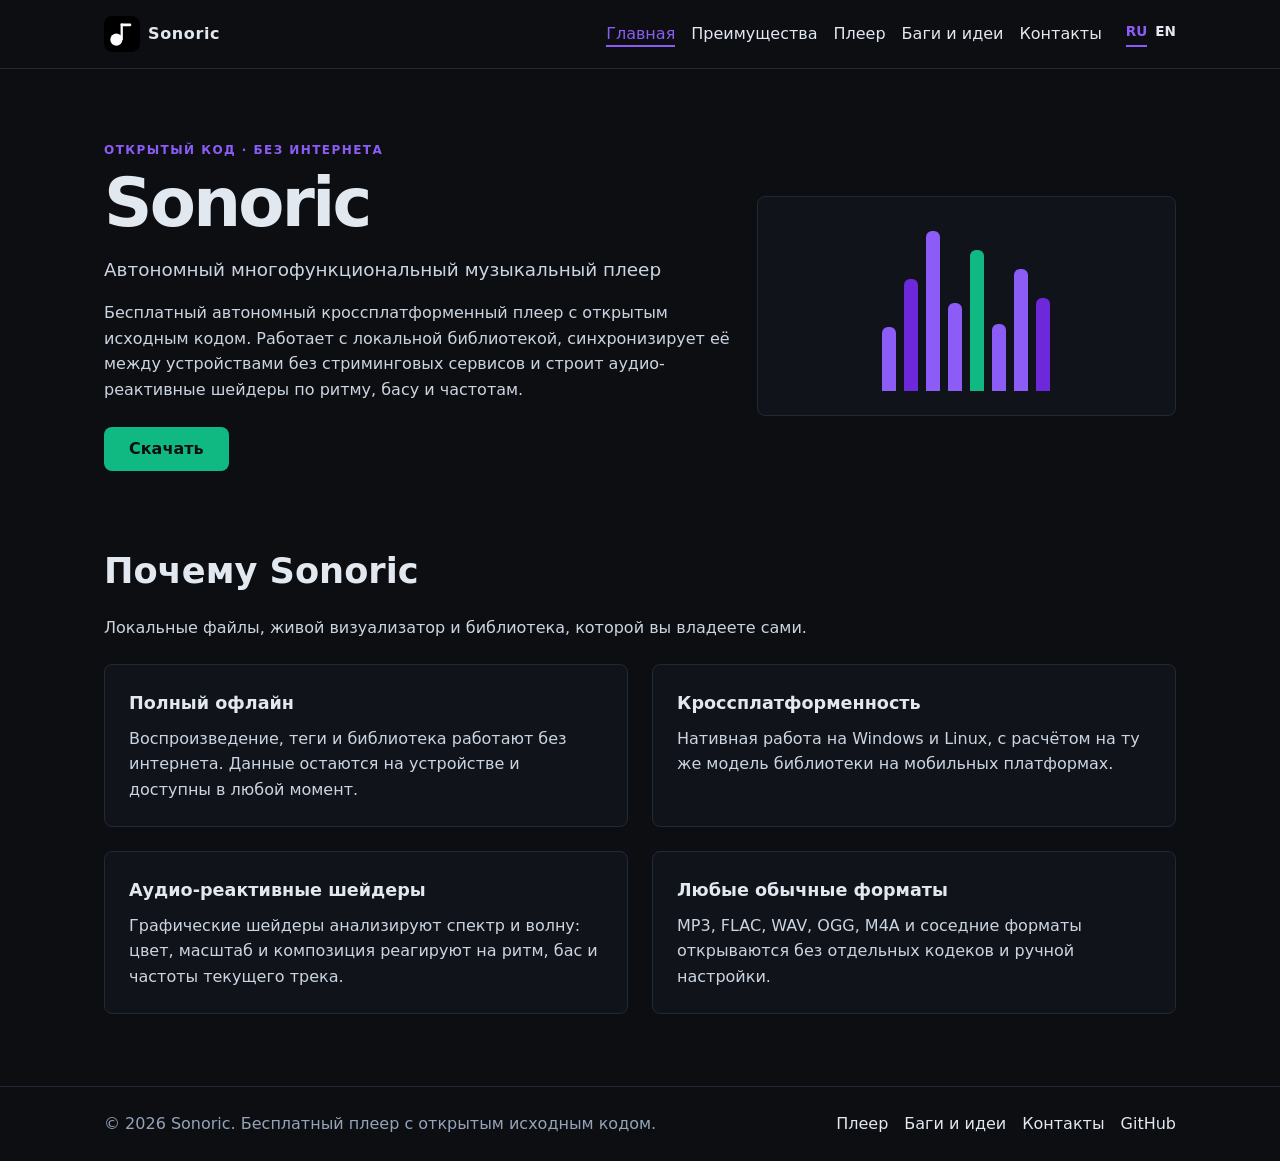
<file: index.html>
<!DOCTYPE html>
<html lang="ru">
<head>
    <meta charset="UTF-8">
    <meta name="viewport" content="width=device-width, initial-scale=1.0">
    <meta name="description" content="Sonoric — бесплатный автономный кроссплатформенный музыкальный плеер с открытым исходным кодом, офлайн-синхронизацией и аудио-реактивными шейдерами.">
    <title>Sonoric — автономный музыкальный плеер</title>
    <link rel="alternate" hreflang="ru" href="index.html">
    <link rel="alternate" hreflang="en" href="en/index.html">
    <link rel="stylesheet" href="css/style.css">
    <script src="js/main.js" defer></script>
</head>
<body>
    <a class="skip-link" href="#main">Перейти к содержимому</a>
    <header class="site-header">
        <div class="site-header__inner">
            <a class="site-logo" href="index.html">
                <svg class="site-logo__mark" viewBox="0 0 512 512" aria-hidden="true" focusable="false">
                    <rect width="512" height="512" rx="118" fill="#000000"></rect>
                    <g fill="#ffffff">
                        <circle cx="176" cy="336" r="86"></circle>
                        <rect x="236" y="108" width="32" height="232"></rect>
                        <rect x="236" y="108" width="152" height="36" rx="16"></rect>
                    </g>
                </svg>
                <span class="site-logo__name">Sonoric</span>
            </a>
            <div class="site-header__tools">
                <nav class="site-nav" aria-label="Основная навигация">
                    <ul class="site-nav__list">
                        <li class="site-nav__item">
                            <a class="site-nav__link site-nav__link--current" href="index.html" aria-current="page">Главная</a>
                        </li>
                        <li class="site-nav__item">
                            <a class="site-nav__link" href="index.html#features">Преимущества</a>
                        </li>
                        <li class="site-nav__item">
                            <a class="site-nav__link" href="product.html">Плеер</a>
                        </li>
                        <li class="site-nav__item">
                            <a class="site-nav__link" href="order.html">Баги и идеи</a>
                        </li>
                        <li class="site-nav__item">
                            <a class="site-nav__link" href="contacts.html">Контакты</a>
                        </li>
                    </ul>
                </nav>
                <nav class="lang-switch" aria-label="Язык">
                    <a class="lang-switch__link lang-switch__link--current" href="index.html" hreflang="ru" lang="ru" aria-current="true">RU</a>
                    <a class="lang-switch__link" href="en/index.html" hreflang="en" lang="en">EN</a>
                </nav>
            </div>
        </div>
    </header>
    <main id="main">
        <section class="hero" aria-labelledby="hero-title">
            <div class="hero__content">
                <p class="hero__eyebrow">Открытый код · Без интернета</p>
                <h1 class="hero__title" id="hero-title">Sonoric</h1>
                <p class="hero__tagline">Автономный многофункциональный музыкальный плеер</p>
                <p class="hero__text">Бесплатный автономный кроссплатформенный плеер с открытым исходным кодом. Работает с локальной библиотекой, синхронизирует её между устройствами без стриминговых сервисов и строит аудио-реактивные шейдеры по ритму, басу и частотам.</p>
                <div class="hero__actions">
                    <a class="button button--success" href="https://github.com/TrippySunny/Sonoric/releases/latest">Скачать</a>
                </div>
            </div>
            <div class="hero__visual" aria-hidden="true">
                <div class="eq-bars">
                    <span class="eq-bars__bar"></span>
                    <span class="eq-bars__bar"></span>
                    <span class="eq-bars__bar"></span>
                    <span class="eq-bars__bar"></span>
                    <span class="eq-bars__bar"></span>
                    <span class="eq-bars__bar"></span>
                    <span class="eq-bars__bar"></span>
                    <span class="eq-bars__bar"></span>
                </div>
            </div>
        </section>
        <section class="features" id="features" aria-labelledby="features-title">
            <div class="features__intro">
                <h2 class="features__title" id="features-title">Почему Sonoric</h2>
                <p class="features__lead">Локальные файлы, живой визуализатор и библиотека, которой вы владеете сами.</p>
            </div>
            <div class="features__grid">
                <article class="feature-card">
                    <h3 class="feature-card__title">Полный офлайн</h3>
                    <p class="feature-card__text">Воспроизведение, теги и библиотека работают без интернета. Данные остаются на устройстве и доступны в любой момент.</p>
                </article>
                <article class="feature-card">
                    <h3 class="feature-card__title">Кроссплатформенность</h3>
                    <p class="feature-card__text">Нативная работа на Windows и Linux, с расчётом на ту же модель библиотеки на мобильных платформах.</p>
                </article>
                <article class="feature-card">
                    <h3 class="feature-card__title">Аудио-реактивные шейдеры</h3>
                    <p class="feature-card__text">Графические шейдеры анализируют спектр и волну: цвет, масштаб и композиция реагируют на ритм, бас и частоты текущего трека.</p>
                </article>
                <article class="feature-card">
                    <h3 class="feature-card__title">Любые обычные форматы</h3>
                    <p class="feature-card__text">MP3, FLAC, WAV, OGG, M4A и соседние форматы открываются без отдельных кодеков и ручной настройки.</p>
                </article>
            </div>
        </section>
    </main>
    <footer class="site-footer">
        <div class="site-footer__inner">
            <p class="site-footer__copy">© 2026 Sonoric. Бесплатный плеер с открытым исходным кодом.</p>
            <ul class="site-footer__list">
                <li class="site-footer__item"><a class="site-footer__link" href="product.html">Плеер</a></li>
                <li class="site-footer__item"><a class="site-footer__link" href="order.html">Баги и идеи</a></li>
                <li class="site-footer__item"><a class="site-footer__link" href="contacts.html">Контакты</a></li>
                <li class="site-footer__item"><a class="site-footer__link" href="https://github.com/TrippySunny/Sonoric">GitHub</a></li>
            </ul>
        </div>
    </footer>
</body>
</html>
</file>
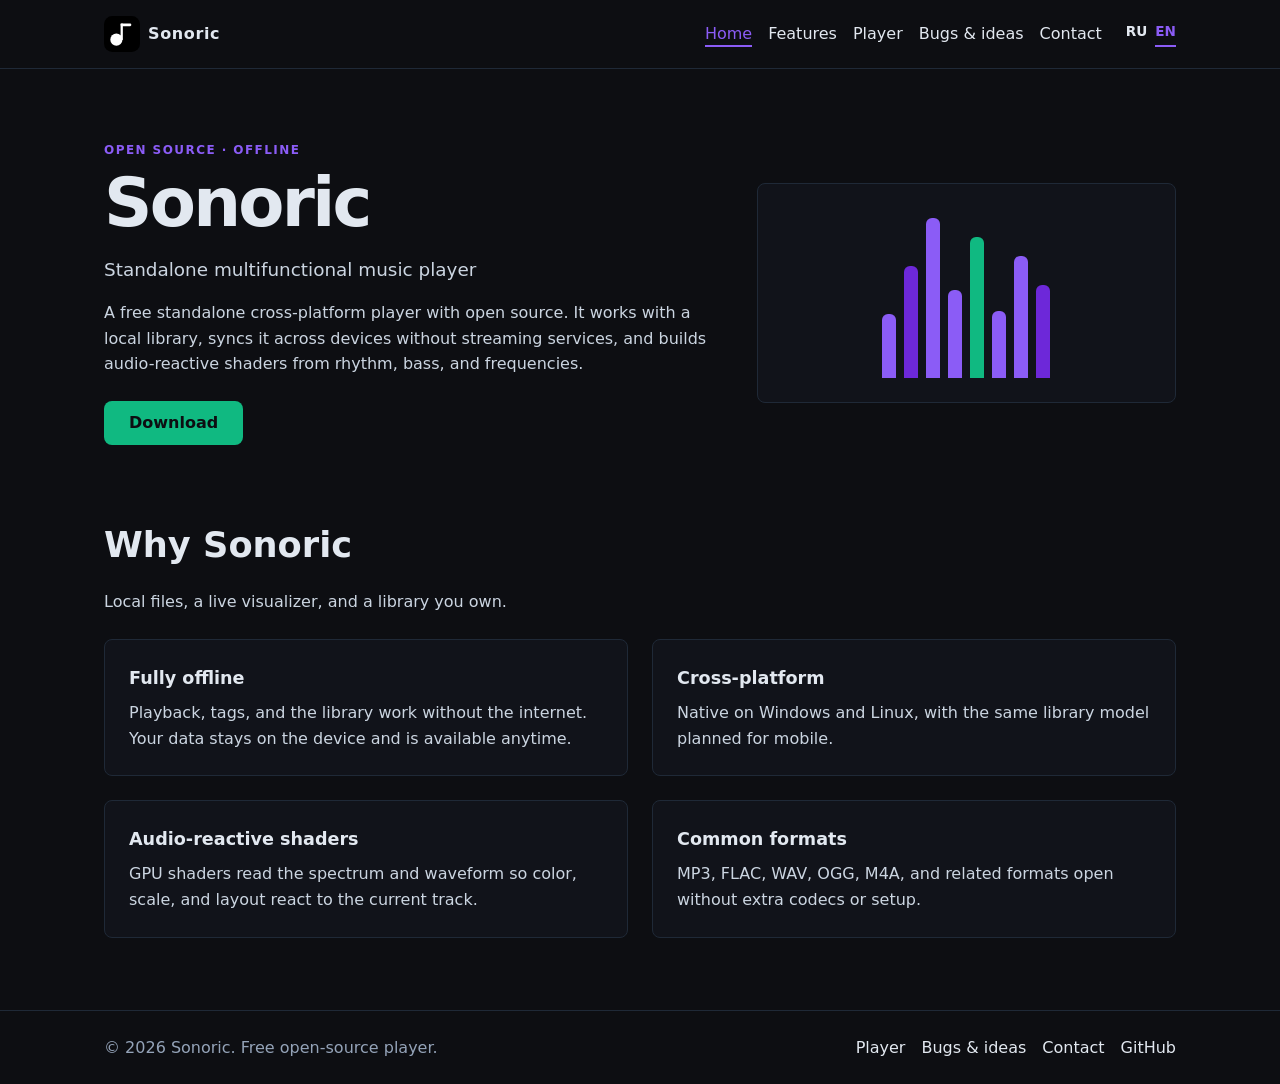
<file: en/index.html>
<!DOCTYPE html>
<html lang="en">
<head>
    <meta charset="UTF-8">
    <meta name="viewport" content="width=device-width, initial-scale=1.0">
    <meta name="description" content="Sonoric is a free standalone cross-platform open-source music player with offline sync and audio-reactive shaders.">
    <title>Sonoric — standalone music player</title>
    <link rel="alternate" hreflang="ru" href="../index.html">
    <link rel="alternate" hreflang="en" href="index.html">
    <link rel="stylesheet" href="../css/style.css">
    <script src="../js/main.js" defer></script>
</head>
<body>
    <a class="skip-link" href="#main">Skip to content</a>
    <header class="site-header">
        <div class="site-header__inner">
            <a class="site-logo" href="index.html">
                <svg class="site-logo__mark" viewBox="0 0 512 512" aria-hidden="true" focusable="false">
                    <rect width="512" height="512" rx="118" fill="#000000"></rect>
                    <g fill="#ffffff">
                        <circle cx="176" cy="336" r="86"></circle>
                        <rect x="236" y="108" width="32" height="232"></rect>
                        <rect x="236" y="108" width="152" height="36" rx="16"></rect>
                    </g>
                </svg>
                <span class="site-logo__name">Sonoric</span>
            </a>
            <div class="site-header__tools">
                <nav class="site-nav" aria-label="Primary">
                    <ul class="site-nav__list">
                        <li class="site-nav__item">
                            <a class="site-nav__link site-nav__link--current" href="index.html" aria-current="page">Home</a>
                        </li>
                        <li class="site-nav__item">
                            <a class="site-nav__link" href="index.html#features">Features</a>
                        </li>
                        <li class="site-nav__item">
                            <a class="site-nav__link" href="product.html">Player</a>
                        </li>
                        <li class="site-nav__item">
                            <a class="site-nav__link" href="order.html">Bugs &amp; ideas</a>
                        </li>
                        <li class="site-nav__item">
                            <a class="site-nav__link" href="contacts.html">Contact</a>
                        </li>
                    </ul>
                </nav>
                <nav class="lang-switch" aria-label="Language">
                    <a class="lang-switch__link" href="../index.html" hreflang="ru" lang="ru">RU</a>
                    <a class="lang-switch__link lang-switch__link--current" href="index.html" hreflang="en" lang="en" aria-current="true">EN</a>
                </nav>
            </div>
        </div>
    </header>
    <main id="main">
        <section class="hero" aria-labelledby="hero-title">
            <div class="hero__content">
                <p class="hero__eyebrow">Open source · Offline</p>
                <h1 class="hero__title" id="hero-title">Sonoric</h1>
                <p class="hero__tagline">Standalone multifunctional music player</p>
                <p class="hero__text">A free standalone cross-platform player with open source. It works with a local library, syncs it across devices without streaming services, and builds audio-reactive shaders from rhythm, bass, and frequencies.</p>
                <div class="hero__actions">
                    <a class="button button--success" href="https://github.com/TrippySunny/Sonoric/releases/latest">Download</a>
                </div>
            </div>
            <div class="hero__visual" aria-hidden="true">
                <div class="eq-bars">
                    <span class="eq-bars__bar"></span>
                    <span class="eq-bars__bar"></span>
                    <span class="eq-bars__bar"></span>
                    <span class="eq-bars__bar"></span>
                    <span class="eq-bars__bar"></span>
                    <span class="eq-bars__bar"></span>
                    <span class="eq-bars__bar"></span>
                    <span class="eq-bars__bar"></span>
                </div>
            </div>
        </section>
        <section class="features" id="features" aria-labelledby="features-title">
            <div class="features__intro">
                <h2 class="features__title" id="features-title">Why Sonoric</h2>
                <p class="features__lead">Local files, a live visualizer, and a library you own.</p>
            </div>
            <div class="features__grid">
                <article class="feature-card">
                    <h3 class="feature-card__title">Fully offline</h3>
                    <p class="feature-card__text">Playback, tags, and the library work without the internet. Your data stays on the device and is available anytime.</p>
                </article>
                <article class="feature-card">
                    <h3 class="feature-card__title">Cross-platform</h3>
                    <p class="feature-card__text">Native on Windows and Linux, with the same library model planned for mobile.</p>
                </article>
                <article class="feature-card">
                    <h3 class="feature-card__title">Audio-reactive shaders</h3>
                    <p class="feature-card__text">GPU shaders read the spectrum and waveform so color, scale, and layout react to the current track.</p>
                </article>
                <article class="feature-card">
                    <h3 class="feature-card__title">Common formats</h3>
                    <p class="feature-card__text">MP3, FLAC, WAV, OGG, M4A, and related formats open without extra codecs or setup.</p>
                </article>
            </div>
        </section>
    </main>
    <footer class="site-footer">
        <div class="site-footer__inner">
            <p class="site-footer__copy">© 2026 Sonoric. Free open-source player.</p>
            <ul class="site-footer__list">
                <li class="site-footer__item"><a class="site-footer__link" href="product.html">Player</a></li>
                <li class="site-footer__item"><a class="site-footer__link" href="order.html">Bugs &amp; ideas</a></li>
                <li class="site-footer__item"><a class="site-footer__link" href="contacts.html">Contact</a></li>
                <li class="site-footer__item"><a class="site-footer__link" href="https://github.com/TrippySunny/Sonoric">GitHub</a></li>
            </ul>
        </div>
    </footer>
</body>
</html>
</file>
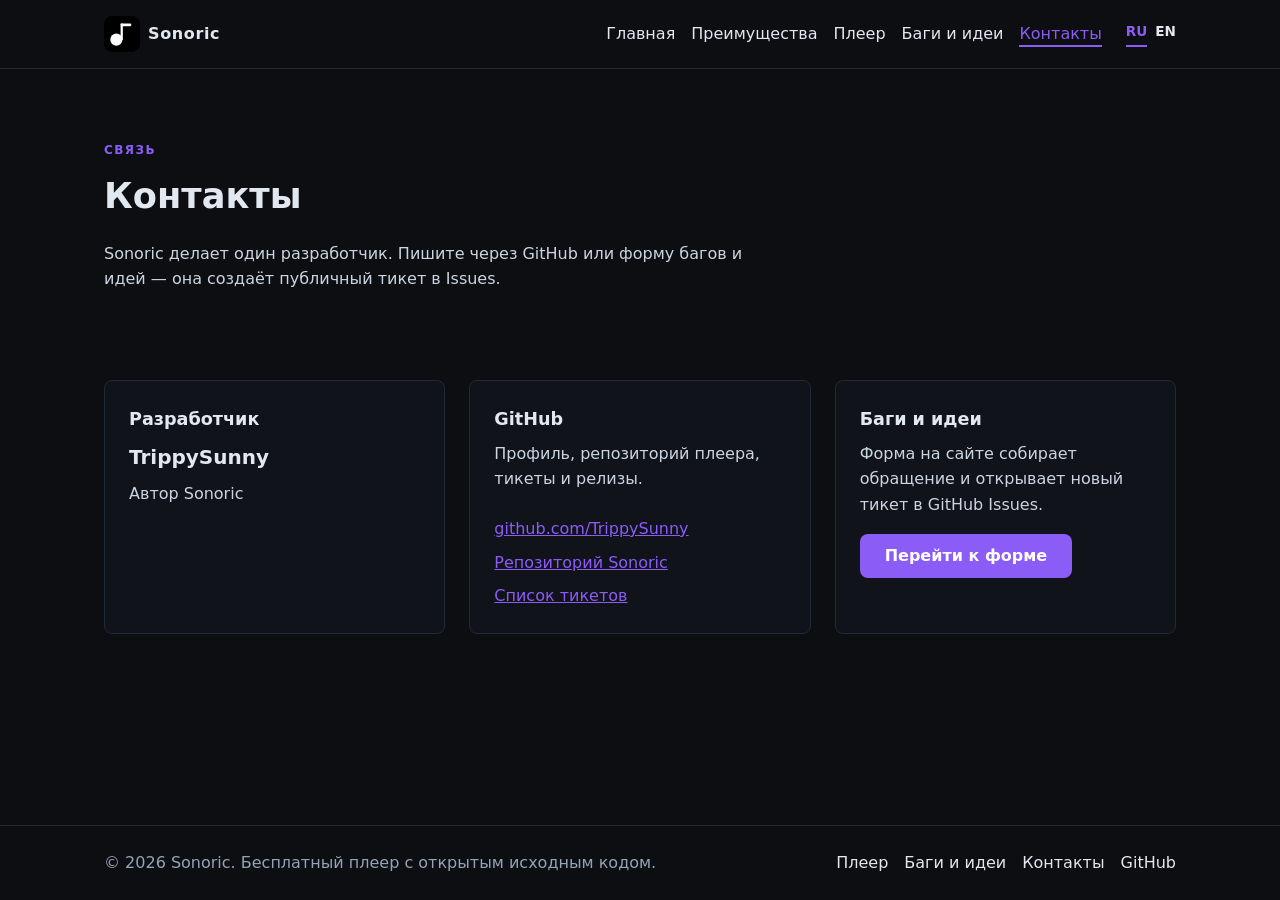
<file: contacts.html>
<!DOCTYPE html>
<html lang="ru">
<head>
    <meta charset="UTF-8">
    <meta name="viewport" content="width=device-width, initial-scale=1.0">
    <meta name="description" content="Контакты разработчика Sonoric — TrippySunny. GitHub и форма баг-репортов.">
    <title>Sonoric — контакты</title>
    <link rel="alternate" hreflang="ru" href="contacts.html">
    <link rel="alternate" hreflang="en" href="en/contacts.html">
    <link rel="stylesheet" href="css/style.css">
    <script src="js/main.js" defer></script>
</head>
<body>
    <a class="skip-link" href="#main">Перейти к содержимому</a>
    <header class="site-header">
        <div class="site-header__inner">
            <a class="site-logo" href="index.html">
                <svg class="site-logo__mark" viewBox="0 0 512 512" aria-hidden="true" focusable="false">
                    <rect width="512" height="512" rx="118" fill="#000000"></rect>
                    <g fill="#ffffff">
                        <circle cx="176" cy="336" r="86"></circle>
                        <rect x="236" y="108" width="32" height="232"></rect>
                        <rect x="236" y="108" width="152" height="36" rx="16"></rect>
                    </g>
                </svg>
                <span class="site-logo__name">Sonoric</span>
            </a>
            <div class="site-header__tools">
                <nav class="site-nav" aria-label="Основная навигация">
                    <ul class="site-nav__list">
                        <li class="site-nav__item">
                            <a class="site-nav__link" href="index.html">Главная</a>
                        </li>
                        <li class="site-nav__item">
                            <a class="site-nav__link" href="index.html#features">Преимущества</a>
                        </li>
                        <li class="site-nav__item">
                            <a class="site-nav__link" href="product.html">Плеер</a>
                        </li>
                        <li class="site-nav__item">
                            <a class="site-nav__link" href="order.html">Баги и идеи</a>
                        </li>
                        <li class="site-nav__item">
                            <a class="site-nav__link site-nav__link--current" href="contacts.html" aria-current="page">Контакты</a>
                        </li>
                    </ul>
                </nav>
                <nav class="lang-switch" aria-label="Язык">
                    <a class="lang-switch__link lang-switch__link--current" href="contacts.html" hreflang="ru" lang="ru" aria-current="true">RU</a>
                    <a class="lang-switch__link" href="en/contacts.html" hreflang="en" lang="en">EN</a>
                </nav>
            </div>
        </div>
    </header>
    <main id="main">
        <header class="page-hero">
            <p class="page-hero__eyebrow">Связь</p>
            <h1 class="page-hero__title">Контакты</h1>
            <p class="page-hero__text">Sonoric делает один разработчик. Пишите через GitHub или форму багов и идей — она создаёт публичный тикет в Issues.</p>
        </header>
        <section class="contacts" aria-labelledby="contacts-title">
            <h2 class="visually-hidden" id="contacts-title">Способы связи</h2>
            <div class="contacts__grid">
                <article class="contact-card">
                    <h3 class="contact-card__title">Разработчик</h3>
                    <address class="contact-card__address">
                        <p class="contact-card__name">TrippySunny</p>
                        <p class="contact-card__role">Автор Sonoric</p>
                    </address>
                </article>
                <article class="contact-card">
                    <h3 class="contact-card__title">GitHub</h3>
                    <p class="contact-card__text">Профиль, репозиторий плеера, тикеты и релизы.</p>
                    <ul class="contact-card__links">
                        <li>
                            <a class="contact-card__link" href="https://github.com/TrippySunny">github.com/TrippySunny</a>
                        </li>
                        <li>
                            <a class="contact-card__link" href="https://github.com/TrippySunny/Sonoric">Репозиторий Sonoric</a>
                        </li>
                        <li>
                            <a class="contact-card__link" href="https://github.com/TrippySunny/Sonoric/issues">Список тикетов</a>
                        </li>
                    </ul>
                </article>
                <article class="contact-card">
                    <h3 class="contact-card__title">Баги и идеи</h3>
                    <p class="contact-card__text">Форма на сайте собирает обращение и открывает новый тикет в GitHub Issues.</p>
                    <a class="button button--primary" href="order.html#feedback">Перейти к форме</a>
                </article>
            </div>
        </section>
    </main>
    <footer class="site-footer">
        <div class="site-footer__inner">
            <p class="site-footer__copy">© 2026 Sonoric. Бесплатный плеер с открытым исходным кодом.</p>
            <ul class="site-footer__list">
                <li class="site-footer__item"><a class="site-footer__link" href="product.html">Плеер</a></li>
                <li class="site-footer__item"><a class="site-footer__link" href="order.html">Баги и идеи</a></li>
                <li class="site-footer__item"><a class="site-footer__link" href="contacts.html">Контакты</a></li>
                <li class="site-footer__item"><a class="site-footer__link" href="https://github.com/TrippySunny/Sonoric">GitHub</a></li>
            </ul>
        </div>
    </footer>
</body>
</html>
</file>
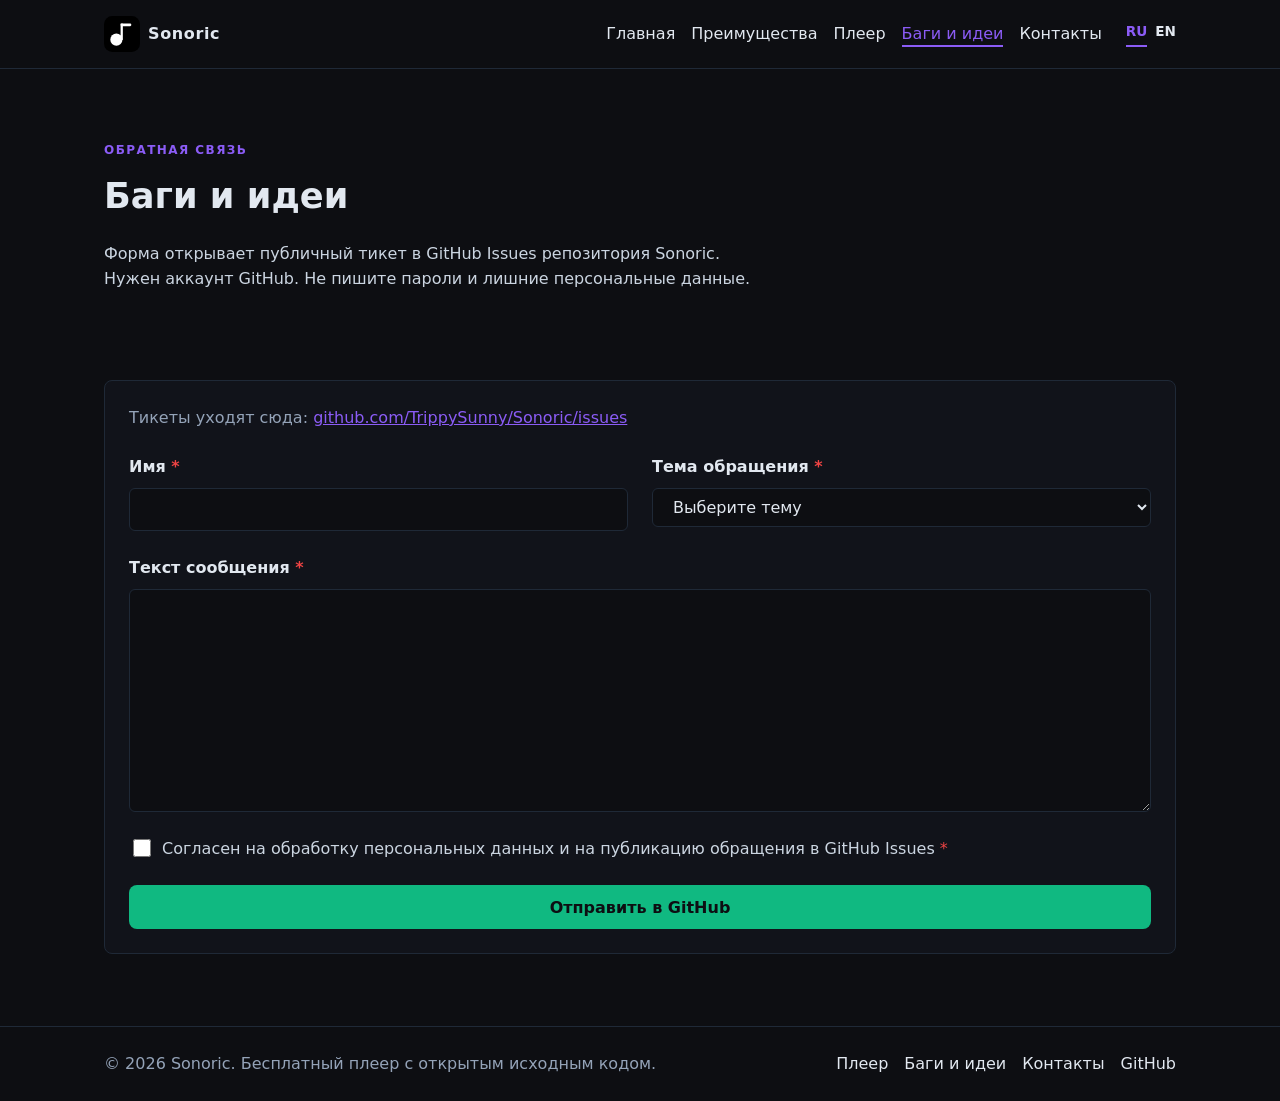
<file: order.html>
<!DOCTYPE html>
<html lang="ru">
<head>
    <meta charset="UTF-8">
    <meta name="viewport" content="width=device-width, initial-scale=1.0">
    <meta name="description" content="Отправьте баг-репорт или идею для Sonoric через GitHub Issues.">
    <title>Sonoric — баги и идеи</title>
    <link rel="alternate" hreflang="ru" href="order.html">
    <link rel="alternate" hreflang="en" href="en/order.html">
    <link rel="stylesheet" href="css/style.css">
    <script src="js/main.js" defer></script>
</head>
<body>
    <a class="skip-link" href="#main">Перейти к содержимому</a>
    <header class="site-header">
        <div class="site-header__inner">
            <a class="site-logo" href="index.html">
                <svg class="site-logo__mark" viewBox="0 0 512 512" aria-hidden="true" focusable="false">
                    <rect width="512" height="512" rx="118" fill="#000000"></rect>
                    <g fill="#ffffff">
                        <circle cx="176" cy="336" r="86"></circle>
                        <rect x="236" y="108" width="32" height="232"></rect>
                        <rect x="236" y="108" width="152" height="36" rx="16"></rect>
                    </g>
                </svg>
                <span class="site-logo__name">Sonoric</span>
            </a>
            <div class="site-header__tools">
                <nav class="site-nav" aria-label="Основная навигация">
                    <ul class="site-nav__list">
                        <li class="site-nav__item">
                            <a class="site-nav__link" href="index.html">Главная</a>
                        </li>
                        <li class="site-nav__item">
                            <a class="site-nav__link" href="index.html#features">Преимущества</a>
                        </li>
                        <li class="site-nav__item">
                            <a class="site-nav__link" href="product.html">Плеер</a>
                        </li>
                        <li class="site-nav__item">
                            <a class="site-nav__link site-nav__link--current" href="order.html" aria-current="page">Баги и идеи</a>
                        </li>
                        <li class="site-nav__item">
                            <a class="site-nav__link" href="contacts.html">Контакты</a>
                        </li>
                    </ul>
                </nav>
                <nav class="lang-switch" aria-label="Язык">
                    <a class="lang-switch__link lang-switch__link--current" href="order.html" hreflang="ru" lang="ru" aria-current="true">RU</a>
                    <a class="lang-switch__link" href="en/order.html" hreflang="en" lang="en">EN</a>
                </nav>
            </div>
        </div>
    </header>
    <main id="main">
        <header class="page-hero">
            <p class="page-hero__eyebrow">Обратная связь</p>
            <h1 class="page-hero__title">Баги и идеи</h1>
            <p class="page-hero__text">Форма открывает публичный тикет в GitHub Issues репозитория Sonoric. Нужен аккаунт GitHub. Не пишите пароли и лишние персональные данные.</p>
        </header>
        <section class="feedback" aria-labelledby="feedback-title">
            <h2 class="visually-hidden" id="feedback-title">Форма обращения</h2>
            <form class="feedback-form" id="feedback" action="https://github.com/TrippySunny/Sonoric/issues/new" method="get">
                <p class="feedback-form__note">Тикеты уходят сюда: <a href="https://github.com/TrippySunny/Sonoric/issues">github.com/TrippySunny/Sonoric/issues</a></p>
                <div class="feedback-form__field">
                    <label class="feedback-form__label" for="name">Имя <span class="feedback-form__required">*</span></label>
                    <input class="feedback-form__input" id="name" name="name" type="text" autocomplete="name" required>
                </div>
                <div class="feedback-form__field">
                    <label class="feedback-form__label" for="topic">Тема обращения <span class="feedback-form__required">*</span></label>
                    <select class="feedback-form__select" id="topic" name="topic" required>
                        <option value="">Выберите тему</option>
                        <option value="bug">Нашёл баг</option>
                        <option value="feature">Идея для функции</option>
                    </select>
                </div>
                <div class="feedback-form__field feedback-form__field--wide">
                    <label class="feedback-form__label" for="message">Текст сообщения <span class="feedback-form__required">*</span></label>
                    <textarea class="feedback-form__textarea" id="message" name="message" rows="8" required></textarea>
                </div>
                <div class="feedback-form__consent">
                    <input class="feedback-form__checkbox" id="consent" name="consent" type="checkbox" required>
                    <label class="feedback-form__consent-label" for="consent">Согласен на обработку персональных данных и на публикацию обращения в GitHub Issues <span class="feedback-form__required">*</span></label>
                </div>
                <button class="button button--success feedback-form__submit" type="submit">Отправить в GitHub</button>
            </form>
        </section>
    </main>
    <footer class="site-footer">
        <div class="site-footer__inner">
            <p class="site-footer__copy">© 2026 Sonoric. Бесплатный плеер с открытым исходным кодом.</p>
            <ul class="site-footer__list">
                <li class="site-footer__item"><a class="site-footer__link" href="product.html">Плеер</a></li>
                <li class="site-footer__item"><a class="site-footer__link" href="order.html">Баги и идеи</a></li>
                <li class="site-footer__item"><a class="site-footer__link" href="contacts.html">Контакты</a></li>
                <li class="site-footer__item"><a class="site-footer__link" href="https://github.com/TrippySunny/Sonoric">GitHub</a></li>
            </ul>
        </div>
    </footer>
</body>
</html>
</file>
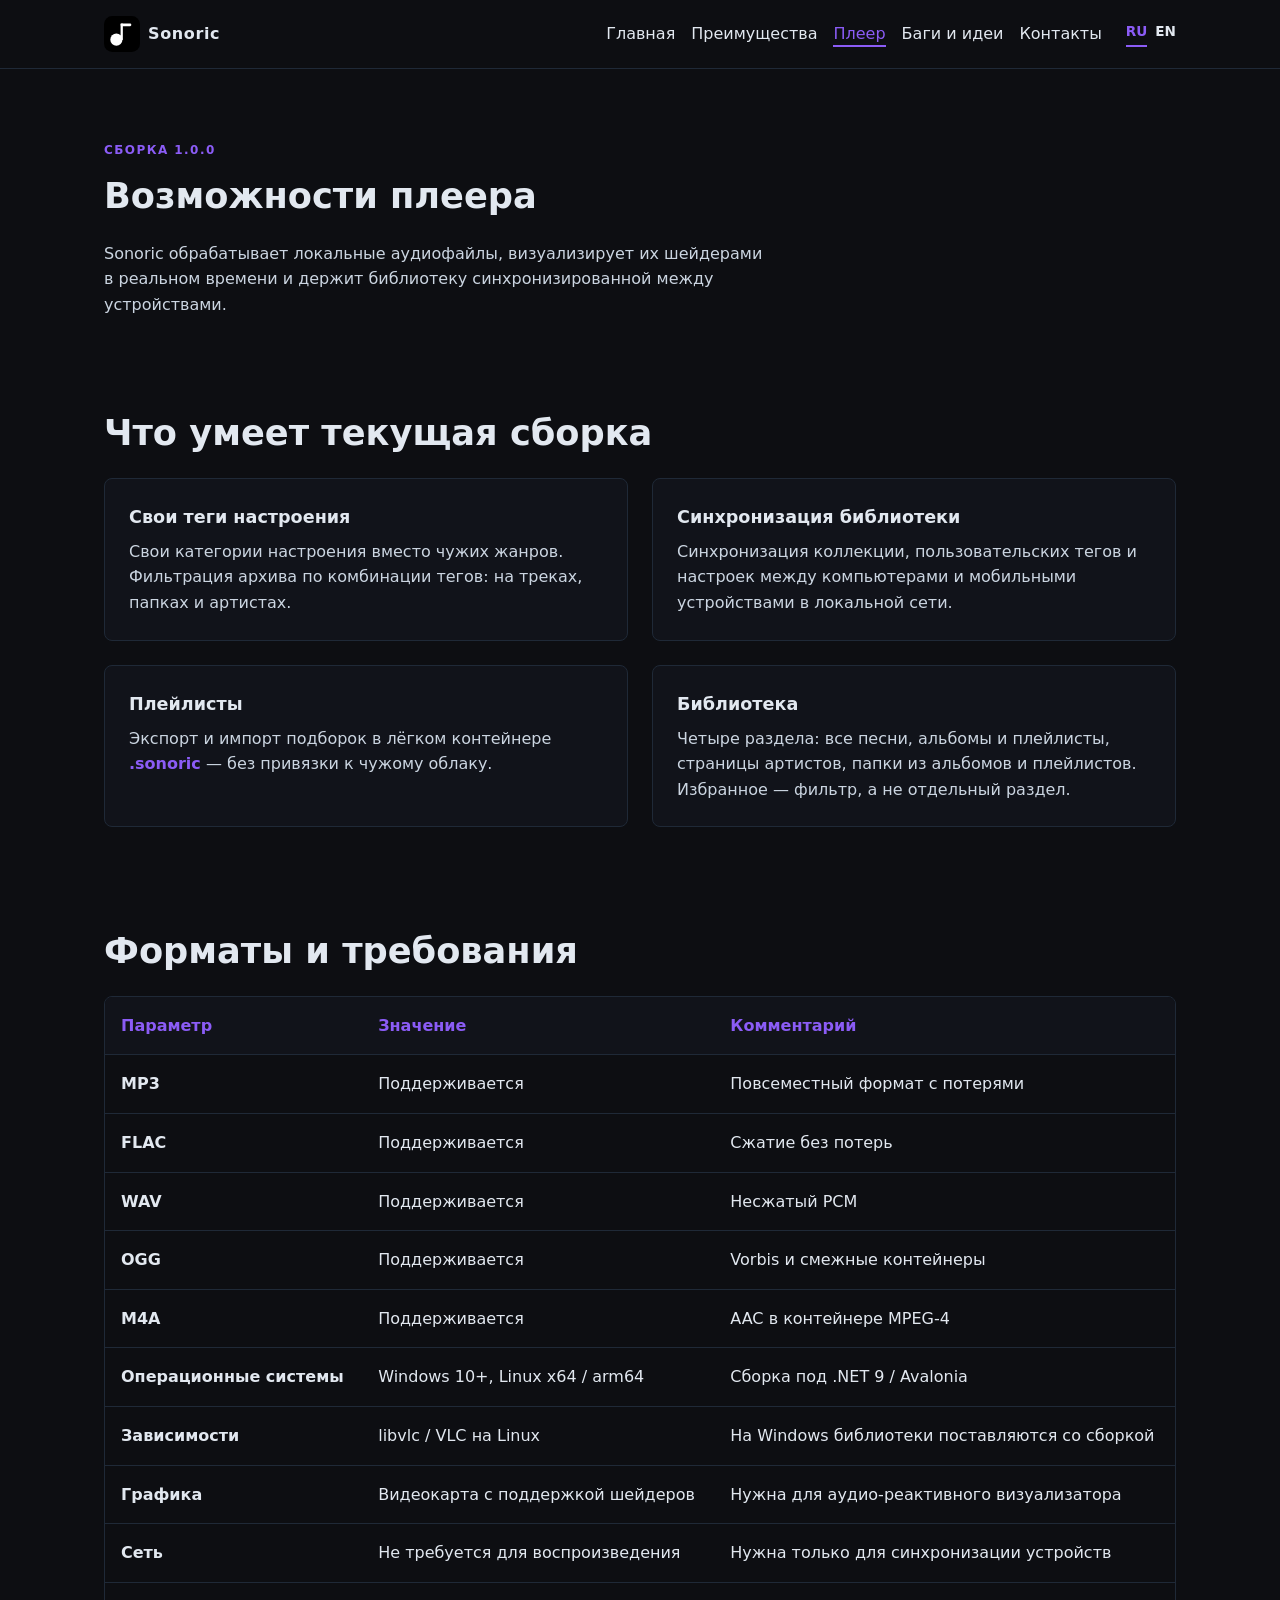
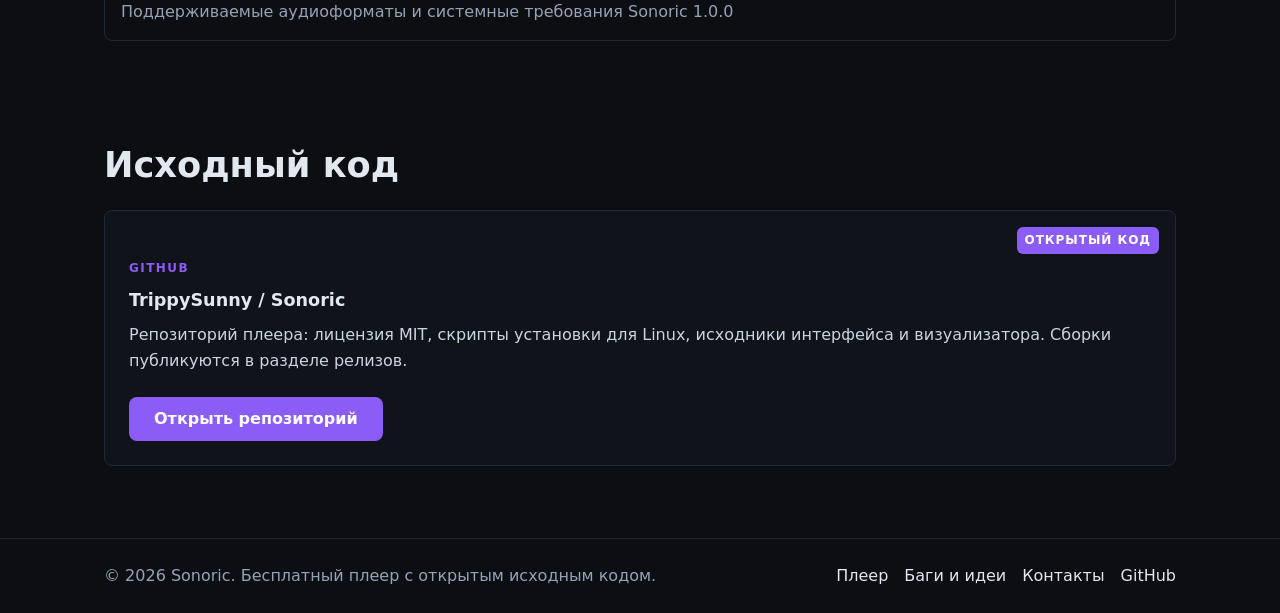
<file: product.html>
<!DOCTYPE html>
<html lang="ru">
<head>
    <meta charset="UTF-8">
    <meta name="viewport" content="width=device-width, initial-scale=1.0">
    <meta name="description" content="Описание сборки Sonoric: возможности плеера, поддерживаемые форматы, системные требования и репозиторий на GitHub.">
    <title>Sonoric — описание плеера</title>
    <link rel="alternate" hreflang="ru" href="product.html">
    <link rel="alternate" hreflang="en" href="en/product.html">
    <link rel="stylesheet" href="css/style.css">
    <script src="js/main.js" defer></script>
</head>
<body>
    <a class="skip-link" href="#main">Перейти к содержимому</a>
    <header class="site-header">
        <div class="site-header__inner">
            <a class="site-logo" href="index.html">
                <svg class="site-logo__mark" viewBox="0 0 512 512" aria-hidden="true" focusable="false">
                    <rect width="512" height="512" rx="118" fill="#000000"></rect>
                    <g fill="#ffffff">
                        <circle cx="176" cy="336" r="86"></circle>
                        <rect x="236" y="108" width="32" height="232"></rect>
                        <rect x="236" y="108" width="152" height="36" rx="16"></rect>
                    </g>
                </svg>
                <span class="site-logo__name">Sonoric</span>
            </a>
            <div class="site-header__tools">
                <nav class="site-nav" aria-label="Основная навигация">
                    <ul class="site-nav__list">
                        <li class="site-nav__item">
                            <a class="site-nav__link" href="index.html">Главная</a>
                        </li>
                        <li class="site-nav__item">
                            <a class="site-nav__link" href="index.html#features">Преимущества</a>
                        </li>
                        <li class="site-nav__item">
                            <a class="site-nav__link site-nav__link--current" href="product.html" aria-current="page">Плеер</a>
                        </li>
                        <li class="site-nav__item">
                            <a class="site-nav__link" href="order.html">Баги и идеи</a>
                        </li>
                        <li class="site-nav__item">
                            <a class="site-nav__link" href="contacts.html">Контакты</a>
                        </li>
                    </ul>
                </nav>
                <nav class="lang-switch" aria-label="Язык">
                    <a class="lang-switch__link lang-switch__link--current" href="product.html" hreflang="ru" lang="ru" aria-current="true">RU</a>
                    <a class="lang-switch__link" href="en/product.html" hreflang="en" lang="en">EN</a>
                </nav>
            </div>
        </div>
    </header>
    <main id="main">
        <header class="page-hero">
            <p class="page-hero__eyebrow">Сборка 1.0.0</p>
            <h1 class="page-hero__title">Возможности плеера</h1>
            <p class="page-hero__text">Sonoric обрабатывает локальные аудиофайлы, визуализирует их шейдерами в реальном времени и держит библиотеку синхронизированной между устройствами.</p>
        </header>
        <section class="capability-grid" aria-labelledby="capabilities-title">
            <h2 class="section-title" id="capabilities-title">Что умеет текущая сборка</h2>
            <div class="capability-grid__list">
                <article class="feature-card">
                    <h3 class="feature-card__title">Свои теги настроения</h3>
                    <p class="feature-card__text">Свои категории настроения вместо чужих жанров. Фильтрация архива по комбинации тегов: на треках, папках и артистах.</p>
                </article>
                <article class="feature-card">
                    <h3 class="feature-card__title">Синхронизация библиотеки</h3>
                    <p class="feature-card__text">Синхронизация коллекции, пользовательских тегов и настроек между компьютерами и мобильными устройствами в локальной сети.</p>
                </article>
                <article class="feature-card">
                    <h3 class="feature-card__title">Плейлисты</h3>
                    <p class="feature-card__text">Экспорт и импорт подборок в лёгком контейнере <code>.sonoric</code> — без привязки к чужому облаку.</p>
                </article>
                <article class="feature-card">
                    <h3 class="feature-card__title">Библиотека</h3>
                    <p class="feature-card__text">Четыре раздела: все песни, альбомы и плейлисты, страницы артистов, папки из альбомов и плейлистов. Избранное — фильтр, а не отдельный раздел.</p>
                </article>
            </div>
        </section>
        <section class="specs" aria-labelledby="specs-title">
            <h2 class="section-title" id="specs-title">Форматы и требования</h2>
            <div class="specs__frame">
                <table class="spec-table">
                    <caption class="spec-table__caption">Поддерживаемые аудиоформаты и системные требования Sonoric 1.0.0</caption>
                    <thead>
                        <tr>
                            <th scope="col">Параметр</th>
                            <th scope="col">Значение</th>
                            <th scope="col">Комментарий</th>
                        </tr>
                    </thead>
                    <tbody>
                        <tr>
                            <th scope="row">MP3</th>
                            <td>Поддерживается</td>
                            <td>Повсеместный формат с потерями</td>
                        </tr>
                        <tr>
                            <th scope="row">FLAC</th>
                            <td>Поддерживается</td>
                            <td>Сжатие без потерь</td>
                        </tr>
                        <tr>
                            <th scope="row">WAV</th>
                            <td>Поддерживается</td>
                            <td>Несжатый PCM</td>
                        </tr>
                        <tr>
                            <th scope="row">OGG</th>
                            <td>Поддерживается</td>
                            <td>Vorbis и смежные контейнеры</td>
                        </tr>
                        <tr>
                            <th scope="row">M4A</th>
                            <td>Поддерживается</td>
                            <td>AAC в контейнере MPEG-4</td>
                        </tr>
                        <tr>
                            <th scope="row">Операционные системы</th>
                            <td>Windows 10+, Linux x64 / arm64</td>
                            <td>Сборка под .NET 9 / Avalonia</td>
                        </tr>
                        <tr>
                            <th scope="row">Зависимости</th>
                            <td>libvlc / VLC на Linux</td>
                            <td>На Windows библиотеки поставляются со сборкой</td>
                        </tr>
                        <tr>
                            <th scope="row">Графика</th>
                            <td>Видеокарта с поддержкой шейдеров</td>
                            <td>Нужна для аудио-реактивного визуализатора</td>
                        </tr>
                        <tr>
                            <th scope="row">Сеть</th>
                            <td>Не требуется для воспроизведения</td>
                            <td>Нужна только для синхронизации устройств</td>
                        </tr>
                    </tbody>
                </table>
            </div>
        </section>
        <section class="repo" aria-labelledby="repo-title">
            <h2 class="section-title" id="repo-title">Исходный код</h2>
            <article class="repo-card">
                <span class="repo-card__badge">Открытый код</span>
                <p class="repo-card__eyebrow">GitHub</p>
                <h3 class="repo-card__title">TrippySunny / Sonoric</h3>
                <p class="repo-card__text">Репозиторий плеера: лицензия MIT, скрипты установки для Linux, исходники интерфейса и визуализатора. Сборки публикуются в разделе релизов.</p>
                <a class="button button--primary" href="https://github.com/TrippySunny/Sonoric">Открыть репозиторий</a>
            </article>
        </section>
    </main>
    <footer class="site-footer">
        <div class="site-footer__inner">
            <p class="site-footer__copy">© 2026 Sonoric. Бесплатный плеер с открытым исходным кодом.</p>
            <ul class="site-footer__list">
                <li class="site-footer__item"><a class="site-footer__link" href="product.html">Плеер</a></li>
                <li class="site-footer__item"><a class="site-footer__link" href="order.html">Баги и идеи</a></li>
                <li class="site-footer__item"><a class="site-footer__link" href="contacts.html">Контакты</a></li>
                <li class="site-footer__item"><a class="site-footer__link" href="https://github.com/TrippySunny/Sonoric">GitHub</a></li>
            </ul>
        </div>
    </footer>
</body>
</html>
</file>
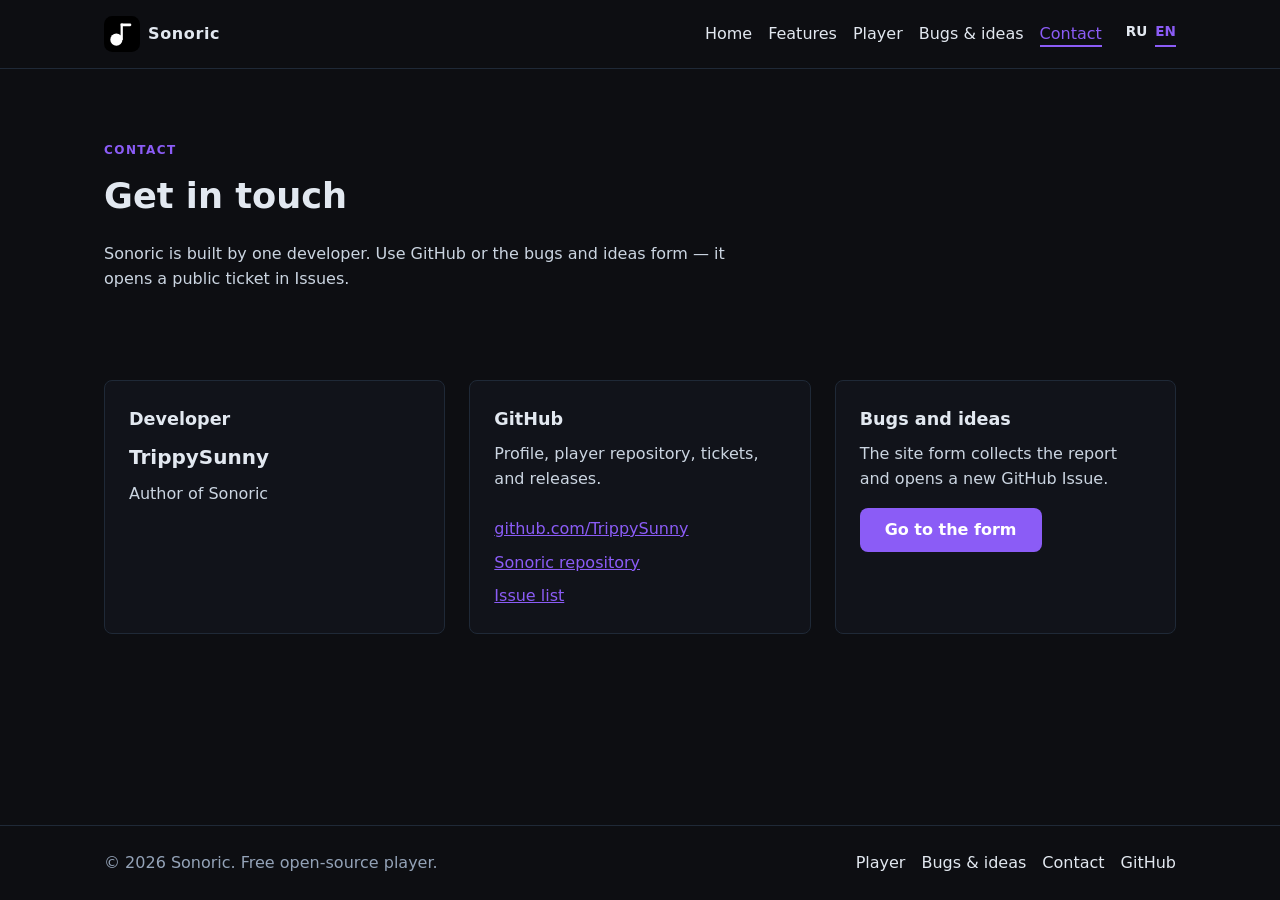
<file: en/contacts.html>
<!DOCTYPE html>
<html lang="en">
<head>
    <meta charset="UTF-8">
    <meta name="viewport" content="width=device-width, initial-scale=1.0">
    <meta name="description" content="Contact Sonoric developer TrippySunny. GitHub profile and the bug report form.">
    <title>Sonoric — contact</title>
    <link rel="alternate" hreflang="ru" href="../contacts.html">
    <link rel="alternate" hreflang="en" href="contacts.html">
    <link rel="stylesheet" href="../css/style.css">
    <script src="../js/main.js" defer></script>
</head>
<body>
    <a class="skip-link" href="#main">Skip to content</a>
    <header class="site-header">
        <div class="site-header__inner">
            <a class="site-logo" href="index.html">
                <svg class="site-logo__mark" viewBox="0 0 512 512" aria-hidden="true" focusable="false">
                    <rect width="512" height="512" rx="118" fill="#000000"></rect>
                    <g fill="#ffffff">
                        <circle cx="176" cy="336" r="86"></circle>
                        <rect x="236" y="108" width="32" height="232"></rect>
                        <rect x="236" y="108" width="152" height="36" rx="16"></rect>
                    </g>
                </svg>
                <span class="site-logo__name">Sonoric</span>
            </a>
            <div class="site-header__tools">
                <nav class="site-nav" aria-label="Primary">
                    <ul class="site-nav__list">
                        <li class="site-nav__item">
                            <a class="site-nav__link" href="index.html">Home</a>
                        </li>
                        <li class="site-nav__item">
                            <a class="site-nav__link" href="index.html#features">Features</a>
                        </li>
                        <li class="site-nav__item">
                            <a class="site-nav__link" href="product.html">Player</a>
                        </li>
                        <li class="site-nav__item">
                            <a class="site-nav__link" href="order.html">Bugs &amp; ideas</a>
                        </li>
                        <li class="site-nav__item">
                            <a class="site-nav__link site-nav__link--current" href="contacts.html" aria-current="page">Contact</a>
                        </li>
                    </ul>
                </nav>
                <nav class="lang-switch" aria-label="Language">
                    <a class="lang-switch__link" href="../contacts.html" hreflang="ru" lang="ru">RU</a>
                    <a class="lang-switch__link lang-switch__link--current" href="contacts.html" hreflang="en" lang="en" aria-current="true">EN</a>
                </nav>
            </div>
        </div>
    </header>
    <main id="main">
        <header class="page-hero">
            <p class="page-hero__eyebrow">Contact</p>
            <h1 class="page-hero__title">Get in touch</h1>
            <p class="page-hero__text">Sonoric is built by one developer. Use GitHub or the bugs and ideas form — it opens a public ticket in Issues.</p>
        </header>
        <section class="contacts" aria-labelledby="contacts-title">
            <h2 class="visually-hidden" id="contacts-title">Ways to reach us</h2>
            <div class="contacts__grid">
                <article class="contact-card">
                    <h3 class="contact-card__title">Developer</h3>
                    <address class="contact-card__address">
                        <p class="contact-card__name">TrippySunny</p>
                        <p class="contact-card__role">Author of Sonoric</p>
                    </address>
                </article>
                <article class="contact-card">
                    <h3 class="contact-card__title">GitHub</h3>
                    <p class="contact-card__text">Profile, player repository, tickets, and releases.</p>
                    <ul class="contact-card__links">
                        <li>
                            <a class="contact-card__link" href="https://github.com/TrippySunny">github.com/TrippySunny</a>
                        </li>
                        <li>
                            <a class="contact-card__link" href="https://github.com/TrippySunny/Sonoric">Sonoric repository</a>
                        </li>
                        <li>
                            <a class="contact-card__link" href="https://github.com/TrippySunny/Sonoric/issues">Issue list</a>
                        </li>
                    </ul>
                </article>
                <article class="contact-card">
                    <h3 class="contact-card__title">Bugs and ideas</h3>
                    <p class="contact-card__text">The site form collects the report and opens a new GitHub Issue.</p>
                    <a class="button button--primary" href="order.html#feedback">Go to the form</a>
                </article>
            </div>
        </section>
    </main>
    <footer class="site-footer">
        <div class="site-footer__inner">
            <p class="site-footer__copy">© 2026 Sonoric. Free open-source player.</p>
            <ul class="site-footer__list">
                <li class="site-footer__item"><a class="site-footer__link" href="product.html">Player</a></li>
                <li class="site-footer__item"><a class="site-footer__link" href="order.html">Bugs &amp; ideas</a></li>
                <li class="site-footer__item"><a class="site-footer__link" href="contacts.html">Contact</a></li>
                <li class="site-footer__item"><a class="site-footer__link" href="https://github.com/TrippySunny/Sonoric">GitHub</a></li>
            </ul>
        </div>
    </footer>
</body>
</html>
</file>
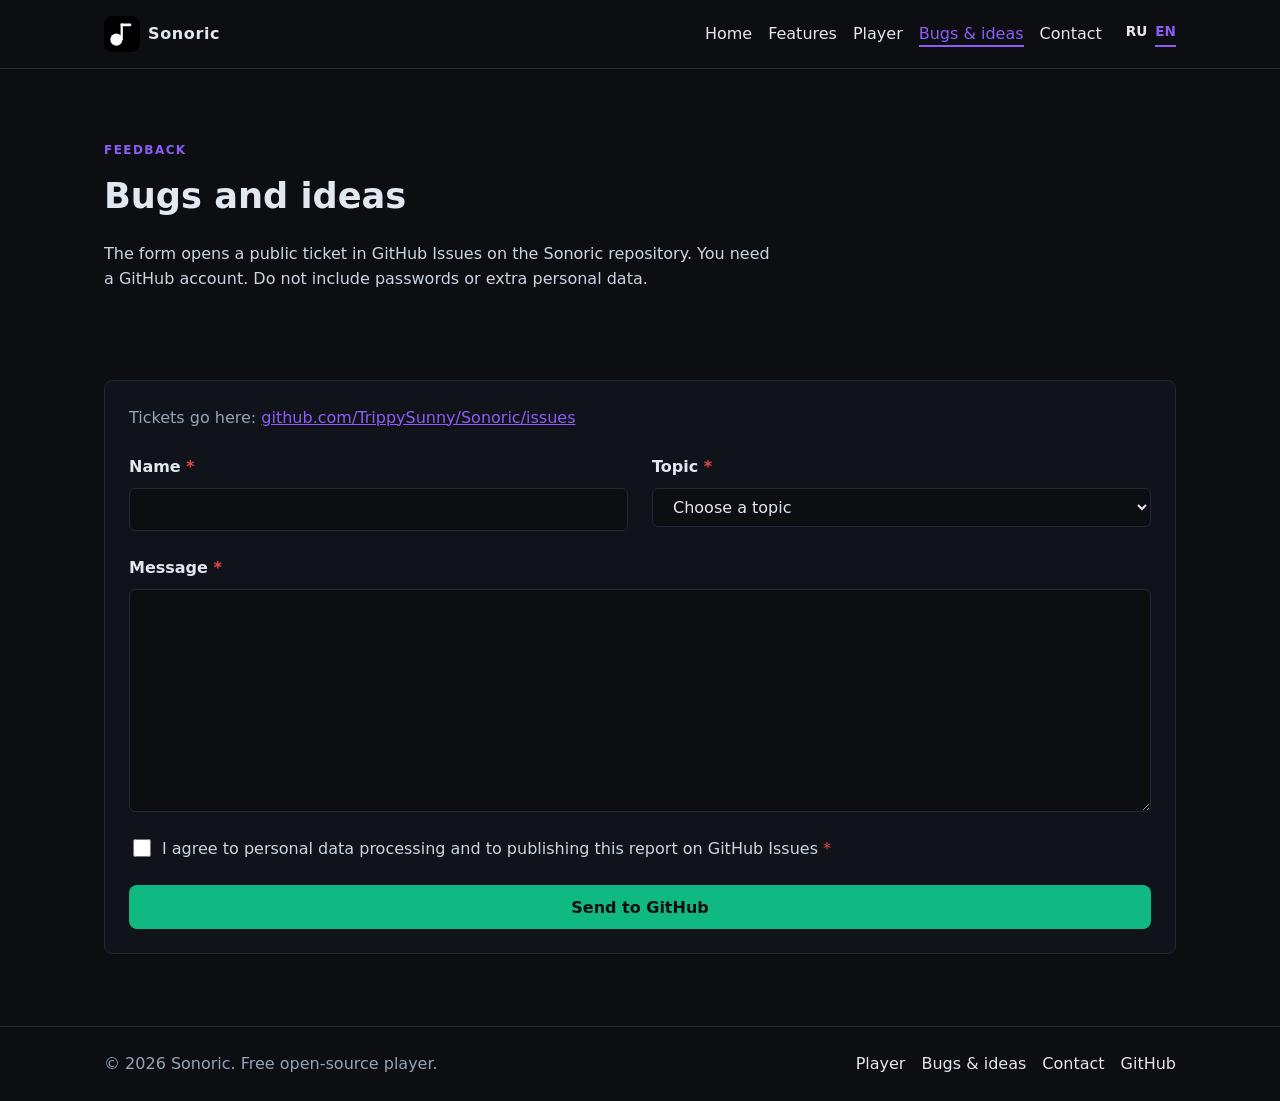
<file: en/order.html>
<!DOCTYPE html>
<html lang="en">
<head>
    <meta charset="UTF-8">
    <meta name="viewport" content="width=device-width, initial-scale=1.0">
    <meta name="description" content="Send a bug report or a feature idea for Sonoric through GitHub Issues.">
    <title>Sonoric — bugs and ideas</title>
    <link rel="alternate" hreflang="ru" href="../order.html">
    <link rel="alternate" hreflang="en" href="order.html">
    <link rel="stylesheet" href="../css/style.css">
    <script src="../js/main.js" defer></script>
</head>
<body>
    <a class="skip-link" href="#main">Skip to content</a>
    <header class="site-header">
        <div class="site-header__inner">
            <a class="site-logo" href="index.html">
                <svg class="site-logo__mark" viewBox="0 0 512 512" aria-hidden="true" focusable="false">
                    <rect width="512" height="512" rx="118" fill="#000000"></rect>
                    <g fill="#ffffff">
                        <circle cx="176" cy="336" r="86"></circle>
                        <rect x="236" y="108" width="32" height="232"></rect>
                        <rect x="236" y="108" width="152" height="36" rx="16"></rect>
                    </g>
                </svg>
                <span class="site-logo__name">Sonoric</span>
            </a>
            <div class="site-header__tools">
                <nav class="site-nav" aria-label="Primary">
                    <ul class="site-nav__list">
                        <li class="site-nav__item">
                            <a class="site-nav__link" href="index.html">Home</a>
                        </li>
                        <li class="site-nav__item">
                            <a class="site-nav__link" href="index.html#features">Features</a>
                        </li>
                        <li class="site-nav__item">
                            <a class="site-nav__link" href="product.html">Player</a>
                        </li>
                        <li class="site-nav__item">
                            <a class="site-nav__link site-nav__link--current" href="order.html" aria-current="page">Bugs &amp; ideas</a>
                        </li>
                        <li class="site-nav__item">
                            <a class="site-nav__link" href="contacts.html">Contact</a>
                        </li>
                    </ul>
                </nav>
                <nav class="lang-switch" aria-label="Language">
                    <a class="lang-switch__link" href="../order.html" hreflang="ru" lang="ru">RU</a>
                    <a class="lang-switch__link lang-switch__link--current" href="order.html" hreflang="en" lang="en" aria-current="true">EN</a>
                </nav>
            </div>
        </div>
    </header>
    <main id="main">
        <header class="page-hero">
            <p class="page-hero__eyebrow">Feedback</p>
            <h1 class="page-hero__title">Bugs and ideas</h1>
            <p class="page-hero__text">The form opens a public ticket in GitHub Issues on the Sonoric repository. You need a GitHub account. Do not include passwords or extra personal data.</p>
        </header>
        <section class="feedback" aria-labelledby="feedback-title">
            <h2 class="visually-hidden" id="feedback-title">Feedback form</h2>
            <form class="feedback-form" id="feedback" action="https://github.com/TrippySunny/Sonoric/issues/new" method="get">
                <p class="feedback-form__note">Tickets go here: <a href="https://github.com/TrippySunny/Sonoric/issues">github.com/TrippySunny/Sonoric/issues</a></p>
                <div class="feedback-form__field">
                    <label class="feedback-form__label" for="name">Name <span class="feedback-form__required">*</span></label>
                    <input class="feedback-form__input" id="name" name="name" type="text" autocomplete="name" required>
                </div>
                <div class="feedback-form__field">
                    <label class="feedback-form__label" for="topic">Topic <span class="feedback-form__required">*</span></label>
                    <select class="feedback-form__select" id="topic" name="topic" required>
                        <option value="">Choose a topic</option>
                        <option value="bug">I found a bug</option>
                        <option value="feature">Feature idea</option>
                    </select>
                </div>
                <div class="feedback-form__field feedback-form__field--wide">
                    <label class="feedback-form__label" for="message">Message <span class="feedback-form__required">*</span></label>
                    <textarea class="feedback-form__textarea" id="message" name="message" rows="8" required></textarea>
                </div>
                <div class="feedback-form__consent">
                    <input class="feedback-form__checkbox" id="consent" name="consent" type="checkbox" required>
                    <label class="feedback-form__consent-label" for="consent">I agree to personal data processing and to publishing this report on GitHub Issues <span class="feedback-form__required">*</span></label>
                </div>
                <button class="button button--success feedback-form__submit" type="submit">Send to GitHub</button>
            </form>
        </section>
    </main>
    <footer class="site-footer">
        <div class="site-footer__inner">
            <p class="site-footer__copy">© 2026 Sonoric. Free open-source player.</p>
            <ul class="site-footer__list">
                <li class="site-footer__item"><a class="site-footer__link" href="product.html">Player</a></li>
                <li class="site-footer__item"><a class="site-footer__link" href="order.html">Bugs &amp; ideas</a></li>
                <li class="site-footer__item"><a class="site-footer__link" href="contacts.html">Contact</a></li>
                <li class="site-footer__item"><a class="site-footer__link" href="https://github.com/TrippySunny/Sonoric">GitHub</a></li>
            </ul>
        </div>
    </footer>
</body>
</html>
</file>
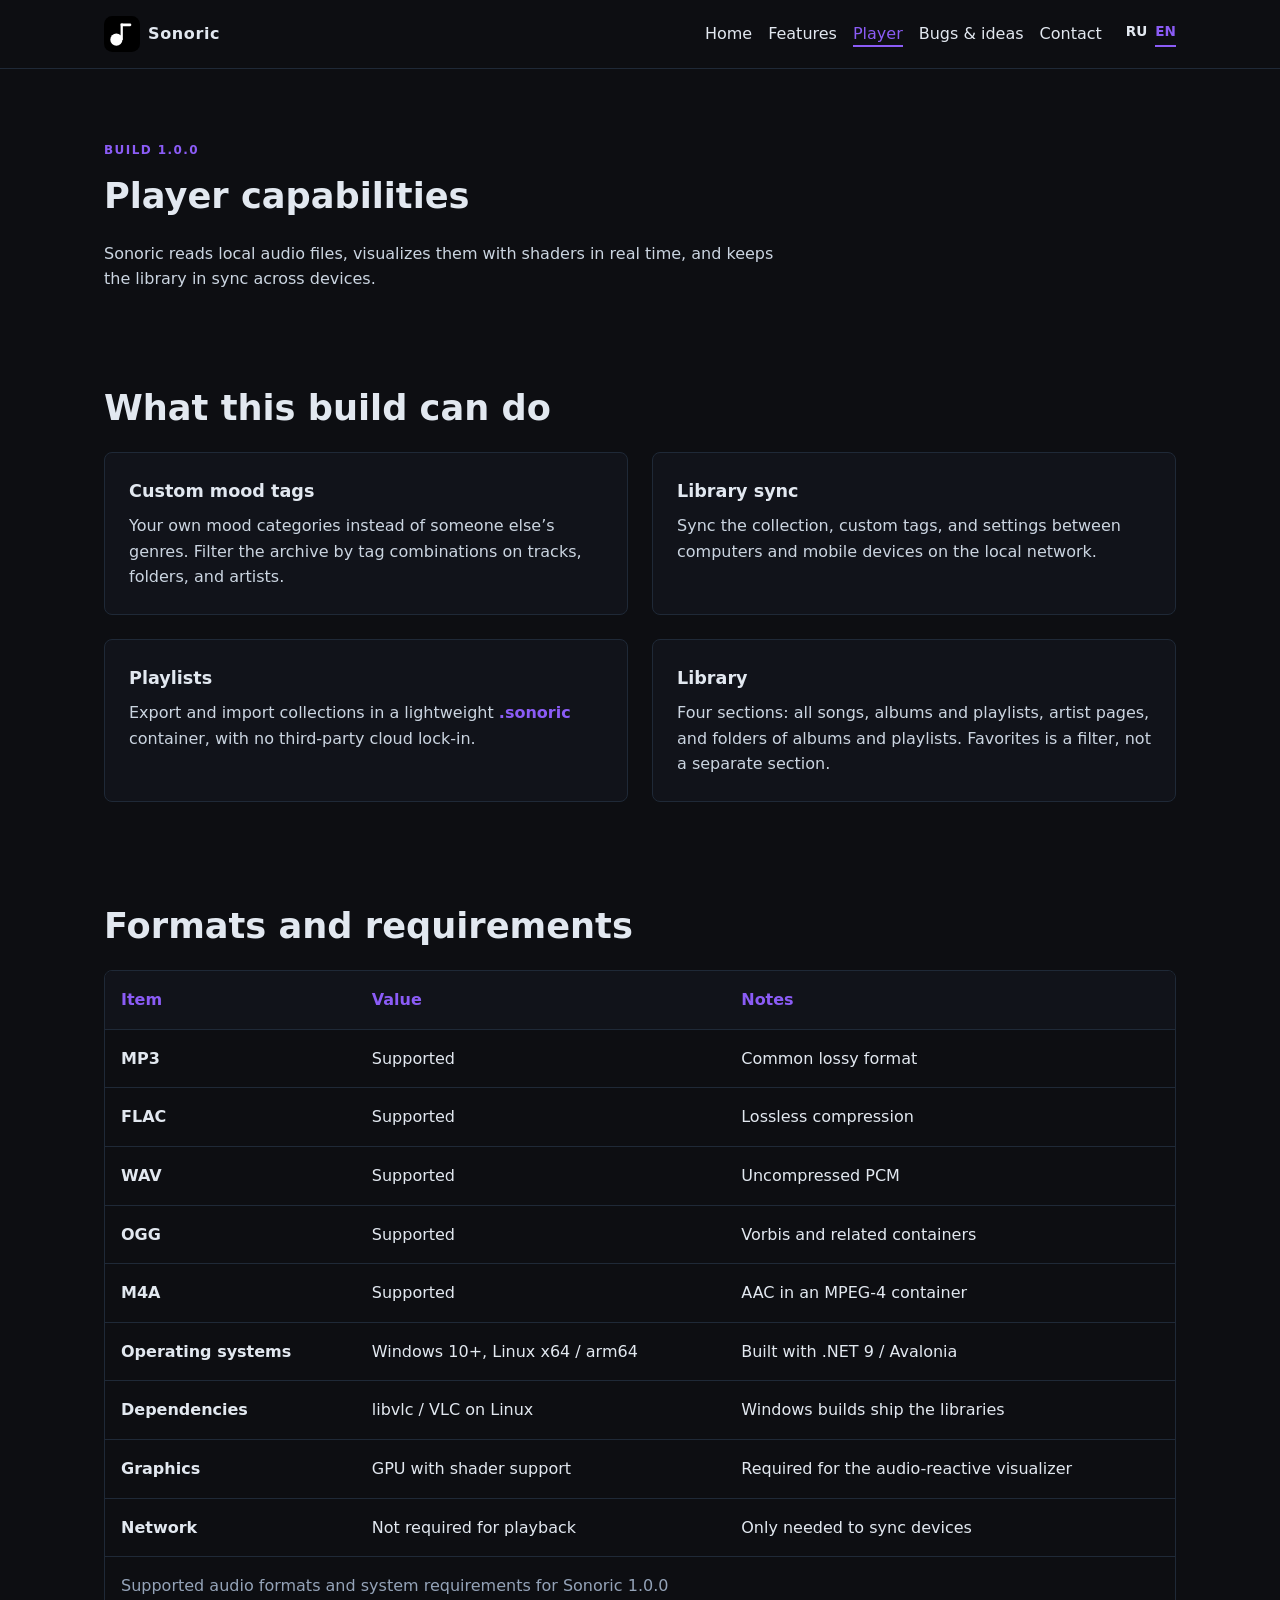
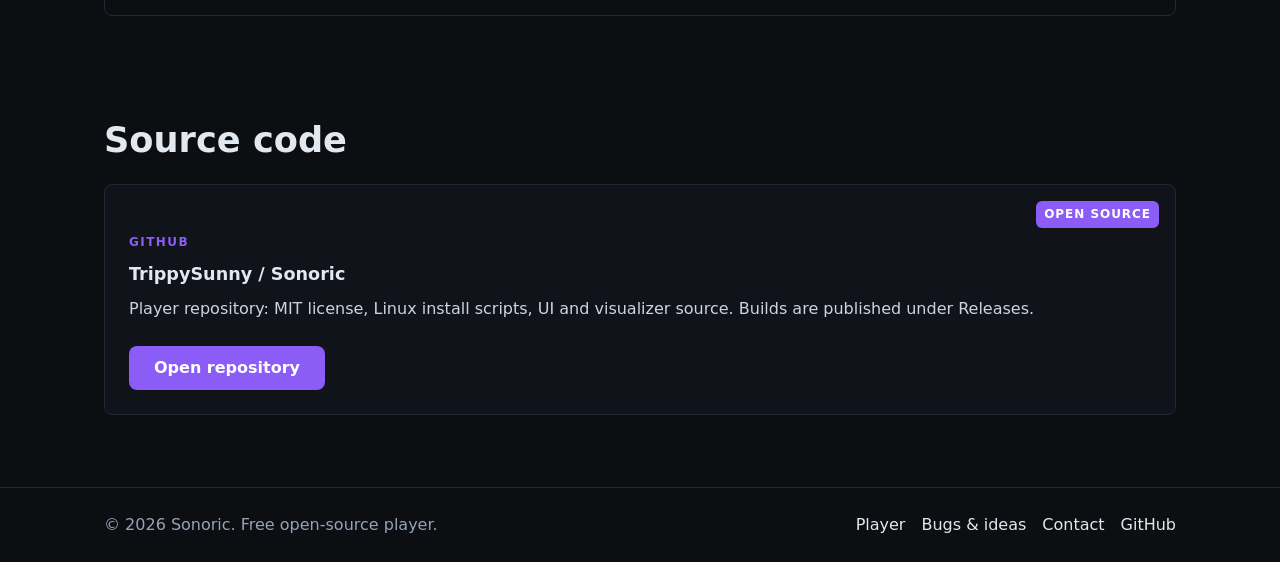
<file: en/product.html>
<!DOCTYPE html>
<html lang="en">
<head>
    <meta charset="UTF-8">
    <meta name="viewport" content="width=device-width, initial-scale=1.0">
    <meta name="description" content="Sonoric build notes: player features, supported formats, system requirements, and the GitHub repository.">
    <title>Sonoric — player</title>
    <link rel="alternate" hreflang="ru" href="../product.html">
    <link rel="alternate" hreflang="en" href="product.html">
    <link rel="stylesheet" href="../css/style.css">
    <script src="../js/main.js" defer></script>
</head>
<body>
    <a class="skip-link" href="#main">Skip to content</a>
    <header class="site-header">
        <div class="site-header__inner">
            <a class="site-logo" href="index.html">
                <svg class="site-logo__mark" viewBox="0 0 512 512" aria-hidden="true" focusable="false">
                    <rect width="512" height="512" rx="118" fill="#000000"></rect>
                    <g fill="#ffffff">
                        <circle cx="176" cy="336" r="86"></circle>
                        <rect x="236" y="108" width="32" height="232"></rect>
                        <rect x="236" y="108" width="152" height="36" rx="16"></rect>
                    </g>
                </svg>
                <span class="site-logo__name">Sonoric</span>
            </a>
            <div class="site-header__tools">
                <nav class="site-nav" aria-label="Primary">
                    <ul class="site-nav__list">
                        <li class="site-nav__item">
                            <a class="site-nav__link" href="index.html">Home</a>
                        </li>
                        <li class="site-nav__item">
                            <a class="site-nav__link" href="index.html#features">Features</a>
                        </li>
                        <li class="site-nav__item">
                            <a class="site-nav__link site-nav__link--current" href="product.html" aria-current="page">Player</a>
                        </li>
                        <li class="site-nav__item">
                            <a class="site-nav__link" href="order.html">Bugs &amp; ideas</a>
                        </li>
                        <li class="site-nav__item">
                            <a class="site-nav__link" href="contacts.html">Contact</a>
                        </li>
                    </ul>
                </nav>
                <nav class="lang-switch" aria-label="Language">
                    <a class="lang-switch__link" href="../product.html" hreflang="ru" lang="ru">RU</a>
                    <a class="lang-switch__link lang-switch__link--current" href="product.html" hreflang="en" lang="en" aria-current="true">EN</a>
                </nav>
            </div>
        </div>
    </header>
    <main id="main">
        <header class="page-hero">
            <p class="page-hero__eyebrow">Build 1.0.0</p>
            <h1 class="page-hero__title">Player capabilities</h1>
            <p class="page-hero__text">Sonoric reads local audio files, visualizes them with shaders in real time, and keeps the library in sync across devices.</p>
        </header>
        <section class="capability-grid" aria-labelledby="capabilities-title">
            <h2 class="section-title" id="capabilities-title">What this build can do</h2>
            <div class="capability-grid__list">
                <article class="feature-card">
                    <h3 class="feature-card__title">Custom mood tags</h3>
                    <p class="feature-card__text">Your own mood categories instead of someone else’s genres. Filter the archive by tag combinations on tracks, folders, and artists.</p>
                </article>
                <article class="feature-card">
                    <h3 class="feature-card__title">Library sync</h3>
                    <p class="feature-card__text">Sync the collection, custom tags, and settings between computers and mobile devices on the local network.</p>
                </article>
                <article class="feature-card">
                    <h3 class="feature-card__title">Playlists</h3>
                    <p class="feature-card__text">Export and import collections in a lightweight <code>.sonoric</code> container, with no third-party cloud lock-in.</p>
                </article>
                <article class="feature-card">
                    <h3 class="feature-card__title">Library</h3>
                    <p class="feature-card__text">Four sections: all songs, albums and playlists, artist pages, and folders of albums and playlists. Favorites is a filter, not a separate section.</p>
                </article>
            </div>
        </section>
        <section class="specs" aria-labelledby="specs-title">
            <h2 class="section-title" id="specs-title">Formats and requirements</h2>
            <div class="specs__frame">
                <table class="spec-table">
                    <caption class="spec-table__caption">Supported audio formats and system requirements for Sonoric 1.0.0</caption>
                    <thead>
                        <tr>
                            <th scope="col">Item</th>
                            <th scope="col">Value</th>
                            <th scope="col">Notes</th>
                        </tr>
                    </thead>
                    <tbody>
                        <tr>
                            <th scope="row">MP3</th>
                            <td>Supported</td>
                            <td>Common lossy format</td>
                        </tr>
                        <tr>
                            <th scope="row">FLAC</th>
                            <td>Supported</td>
                            <td>Lossless compression</td>
                        </tr>
                        <tr>
                            <th scope="row">WAV</th>
                            <td>Supported</td>
                            <td>Uncompressed PCM</td>
                        </tr>
                        <tr>
                            <th scope="row">OGG</th>
                            <td>Supported</td>
                            <td>Vorbis and related containers</td>
                        </tr>
                        <tr>
                            <th scope="row">M4A</th>
                            <td>Supported</td>
                            <td>AAC in an MPEG-4 container</td>
                        </tr>
                        <tr>
                            <th scope="row">Operating systems</th>
                            <td>Windows 10+, Linux x64 / arm64</td>
                            <td>Built with .NET 9 / Avalonia</td>
                        </tr>
                        <tr>
                            <th scope="row">Dependencies</th>
                            <td>libvlc / VLC on Linux</td>
                            <td>Windows builds ship the libraries</td>
                        </tr>
                        <tr>
                            <th scope="row">Graphics</th>
                            <td>GPU with shader support</td>
                            <td>Required for the audio-reactive visualizer</td>
                        </tr>
                        <tr>
                            <th scope="row">Network</th>
                            <td>Not required for playback</td>
                            <td>Only needed to sync devices</td>
                        </tr>
                    </tbody>
                </table>
            </div>
        </section>
        <section class="repo" aria-labelledby="repo-title">
            <h2 class="section-title" id="repo-title">Source code</h2>
            <article class="repo-card">
                <span class="repo-card__badge">Open Source</span>
                <p class="repo-card__eyebrow">GitHub</p>
                <h3 class="repo-card__title">TrippySunny / Sonoric</h3>
                <p class="repo-card__text">Player repository: MIT license, Linux install scripts, UI and visualizer source. Builds are published under Releases.</p>
                <a class="button button--primary" href="https://github.com/TrippySunny/Sonoric">Open repository</a>
            </article>
        </section>
    </main>
    <footer class="site-footer">
        <div class="site-footer__inner">
            <p class="site-footer__copy">© 2026 Sonoric. Free open-source player.</p>
            <ul class="site-footer__list">
                <li class="site-footer__item"><a class="site-footer__link" href="product.html">Player</a></li>
                <li class="site-footer__item"><a class="site-footer__link" href="order.html">Bugs &amp; ideas</a></li>
                <li class="site-footer__item"><a class="site-footer__link" href="contacts.html">Contact</a></li>
                <li class="site-footer__item"><a class="site-footer__link" href="https://github.com/TrippySunny/Sonoric">GitHub</a></li>
            </ul>
        </div>
    </footer>
</body>
</html>
</file>
<file: css/style.css>
:root {
    --color-bg: #0d0e12;
    --color-text: #e2e8f0;
    --color-primary: #8b5cf6;
    --color-primary-dark: #6d28d9;
    --color-success: #10b981;
    --color-border: #1f2937;
    --color-danger: #ef4444;
    --space-sm: 8px;
    --space-md: 16px;
    --space-lg: 24px;
    --radius-sm: 6px;
    --radius-md: 8px;
}

*,
*::before,
*::after {
    box-sizing: border-box;
}

html {
    scroll-behavior: smooth;
    scroll-padding-top: 72px;
}

body {
    margin: 0;
    min-height: 100vh;
    display: flex;
    flex-direction: column;
    font-family: "Segoe UI", system-ui, sans-serif;
    line-height: 1.6;
    color: var(--color-text);
    background-color: var(--color-bg);
}

img,
svg {
    display: block;
    max-width: 100%;
}

a {
    color: var(--color-primary);
}

a:hover {
    color: var(--color-primary-dark);
}

a:focus-visible,
button:focus-visible,
input:focus-visible,
select:focus-visible,
textarea:focus-visible {
    outline: 2px solid var(--color-primary);
    outline-offset: 4px;
}

button,
input,
select,
textarea {
    font: inherit;
    color: inherit;
}

button:disabled,
input:disabled,
select:disabled,
textarea:disabled {
    opacity: 0.45;
    cursor: not-allowed;
}

code {
    font-family: inherit;
    font-weight: 700;
    color: var(--color-primary);
}

.skip-link {
    position: absolute;
    top: var(--space-sm);
    left: var(--space-sm);
    z-index: 20;
    padding: var(--space-sm) var(--space-md);
    background-color: var(--color-primary);
    color: #ffffff;
    text-decoration: none;
    border-radius: var(--radius-sm);
    transform: translateY(-140%);
}

.skip-link:focus-visible {
    transform: translateY(0);
}

.visually-hidden {
    position: absolute;
    width: 1px;
    height: 1px;
    padding: 0;
    margin: -1px;
    overflow: hidden;
    clip: rect(0, 0, 0, 0);
    white-space: nowrap;
    border: 0;
}

.site-header {
    position: sticky;
    top: 0;
    z-index: 10;
    border-bottom: 1px solid var(--color-border);
    background-color: var(--color-bg);
}

.site-header__inner {
    display: flex;
    align-items: center;
    justify-content: space-between;
    gap: var(--space-lg);
    max-width: 1120px;
    margin: 0 auto;
    padding: var(--space-md) var(--space-lg);
}

.site-header__tools {
    display: flex;
    align-items: center;
    justify-content: flex-end;
    flex-wrap: wrap;
    gap: var(--space-lg);
}

.lang-switch {
    display: flex;
    align-items: center;
    gap: var(--space-sm);
}

.lang-switch__link {
    color: var(--color-text);
    text-decoration: none;
    border-bottom: 2px solid transparent;
    padding-bottom: 2px;
    font-size: 0.85rem;
    font-weight: 700;
}

.lang-switch__link:hover,
.lang-switch__link--current {
    color: var(--color-primary);
    border-bottom-color: var(--color-primary);
}

.site-logo {
    display: flex;
    align-items: center;
    gap: var(--space-sm);
    color: var(--color-text);
    text-decoration: none;
}

.site-logo:hover {
    color: var(--color-primary);
}

.site-logo__mark {
    width: 36px;
    height: 36px;
    flex-shrink: 0;
}

.site-logo__name {
    font-weight: 700;
    letter-spacing: 0.04em;
}

.site-nav__list {
    display: flex;
    flex-wrap: wrap;
    align-items: center;
    gap: var(--space-md);
    margin: 0;
    padding: 0;
    list-style: none;
}

.site-nav__link {
    color: var(--color-text);
    text-decoration: none;
    border-bottom: 2px solid transparent;
    padding-bottom: 2px;
}

.site-nav__link:hover,
.site-nav__link--current {
    color: var(--color-primary);
    border-bottom-color: var(--color-primary);
}

.button {
    display: inline-flex;
    align-items: center;
    justify-content: center;
    min-height: 44px;
    padding: var(--space-sm) var(--space-lg);
    border: 1px solid transparent;
    border-radius: var(--radius-md);
    text-decoration: none;
    font-weight: 700;
    cursor: pointer;
}

.button--primary {
    background-color: var(--color-primary);
    color: #ffffff;
}

.button--primary:hover {
    background-color: var(--color-primary-dark);
    color: #ffffff;
}

.button--success {
    background-color: var(--color-success);
    color: #0d0e12;
}

.button--success:hover {
    color: #0d0e12;
    filter: brightness(1.12);
}

.button:disabled {
    background-color: var(--color-border);
    color: var(--color-text);
    filter: none;
}

main {
    flex: 1 0 auto;
    width: 100%;
    max-width: 1120px;
    margin: 0 auto;
    padding: var(--space-lg);
}

.hero {
    display: grid;
    grid-template-columns: minmax(0, 1.2fr) minmax(220px, 0.8fr);
    gap: var(--space-lg);
    align-items: center;
    padding: 48px 0 var(--space-lg);
}

.hero__eyebrow,
.page-hero__eyebrow,
.repo-card__eyebrow {
    margin: 0 0 var(--space-sm);
    color: var(--color-primary);
    letter-spacing: 0.12em;
    text-transform: uppercase;
    font-size: 0.75rem;
    font-weight: 700;
}

.hero__title {
    margin: 0;
    font-size: clamp(2.4rem, 6vw, 4.2rem);
    line-height: 1.05;
    letter-spacing: -0.04em;
}

.hero__tagline {
    margin: var(--space-md) 0;
    font-size: 1.15rem;
    color: #cbd5e1;
}

.hero__text,
.page-hero__text {
    margin: 0 0 var(--space-lg);
    max-width: 42rem;
    color: #cbd5e1;
}

.hero__actions {
    display: flex;
    flex-wrap: wrap;
    gap: var(--space-md);
}

.hero__visual {
    display: flex;
    align-items: flex-end;
    justify-content: center;
    min-height: 220px;
    padding: var(--space-lg);
    border: 1px solid var(--color-border);
    border-radius: var(--radius-md);
    background-color: #11131a;
}

.eq-bars {
    display: flex;
    align-items: flex-end;
    gap: var(--space-sm);
    height: 160px;
}

.eq-bars__bar {
    width: 14px;
    height: 40%;
    border-radius: var(--radius-sm) var(--radius-sm) 0 0;
    background-color: var(--color-primary);
    animation: eq-pulse 1.4s ease-in-out infinite;
}

.eq-bars__bar:nth-child(2) {
    height: 70%;
    animation-delay: 0.1s;
    background-color: var(--color-primary-dark);
}

.eq-bars__bar:nth-child(3) {
    height: 100%;
    animation-delay: 0.2s;
}

.eq-bars__bar:nth-child(4) {
    height: 55%;
    animation-delay: 0.15s;
}

.eq-bars__bar:nth-child(5) {
    height: 88%;
    animation-delay: 0.25s;
    background-color: var(--color-success);
}

.eq-bars__bar:nth-child(6) {
    height: 42%;
    animation-delay: 0.05s;
}

.eq-bars__bar:nth-child(7) {
    height: 76%;
    animation-delay: 0.3s;
}

.eq-bars__bar:nth-child(8) {
    height: 58%;
    animation-delay: 0.18s;
    background-color: var(--color-primary-dark);
}

@keyframes eq-pulse {
    0%,
    100% {
        transform: scaleY(0.72);
    }

    50% {
        transform: scaleY(1);
    }
}

.features,
.capability-grid,
.specs,
.repo,
.feedback,
.contacts {
    padding: 48px 0;
}

.features__intro {
    margin-bottom: var(--space-lg);
}

.features__title,
.page-hero__title,
.section-title {
    margin: 0 0 var(--space-md);
    font-size: clamp(1.6rem, 3vw, 2.2rem);
}

.features__lead {
    margin: 0;
    color: #cbd5e1;
}

.features__grid,
.capability-grid__list {
    display: grid;
    grid-template-columns: repeat(2, minmax(0, 1fr));
    gap: var(--space-lg);
}

.contacts__grid {
    display: grid;
    grid-template-columns: repeat(3, minmax(0, 1fr));
    gap: var(--space-lg);
}

.feature-card,
.contact-card {
    padding: var(--space-lg);
    border: 1px solid var(--color-border);
    border-radius: var(--radius-md);
    background-color: #11131a;
}

.feature-card:hover,
.contact-card:hover {
    border-color: var(--color-primary);
}

.feature-card__title,
.contact-card__title,
.repo-card__title {
    margin: 0 0 var(--space-sm);
    font-size: 1.1rem;
}

.feature-card__text,
.contact-card__text,
.repo-card__text {
    margin: 0;
    color: #cbd5e1;
}

.page-hero {
    padding: 48px 0 var(--space-md);
}

.specs__frame {
    overflow-x: auto;
    border: 1px solid var(--color-border);
    border-radius: var(--radius-md);
}

.spec-table {
    width: 100%;
    border-collapse: collapse;
}

.spec-table__caption {
    caption-side: bottom;
    padding: var(--space-md);
    color: #94a3b8;
    text-align: left;
}

.spec-table th,
.spec-table td {
    padding: var(--space-md);
    border-bottom: 1px solid var(--color-border);
    text-align: left;
    vertical-align: top;
}

.spec-table thead th {
    background-color: #11131a;
    color: var(--color-primary);
}

.spec-table tbody th {
    font-weight: 600;
    white-space: nowrap;
}

.spec-table tbody tr:hover {
    background-color: #151821;
}

.repo-card {
    position: relative;
    padding: 48px var(--space-lg) var(--space-lg);
    border: 1px solid var(--color-border);
    border-radius: var(--radius-md);
    background-color: #11131a;
}

.repo-card__badge {
    position: absolute;
    top: var(--space-md);
    right: var(--space-md);
    padding: 4px var(--space-sm);
    border-radius: var(--radius-sm);
    background-color: var(--color-primary);
    color: #ffffff;
    font-size: 0.75rem;
    font-weight: 700;
    letter-spacing: 0.08em;
    text-transform: uppercase;
}

.repo-card .button {
    margin-top: var(--space-lg);
}

.feedback-form {
    display: grid;
    grid-template-columns: repeat(2, minmax(0, 1fr));
    gap: var(--space-lg);
    padding: var(--space-lg);
    border: 1px solid var(--color-border);
    border-radius: var(--radius-md);
    background-color: #11131a;
}

.feedback-form__field {
    display: flex;
    flex-direction: column;
    gap: var(--space-sm);
}

.feedback-form__field--wide,
.feedback-form__consent,
.feedback-form__submit {
    grid-column: 1 / -1;
}

.feedback-form__label {
    font-weight: 600;
}

.feedback-form__required {
    color: var(--color-danger);
}

.feedback-form__input,
.feedback-form__select,
.feedback-form__textarea {
    width: 100%;
    padding: var(--space-sm) var(--space-md);
    border: 1px solid var(--color-border);
    border-radius: var(--radius-sm);
    background-color: var(--color-bg);
}

.feedback-form__input:hover,
.feedback-form__select:hover,
.feedback-form__textarea:hover {
    border-color: var(--color-primary);
}

.feedback-form__textarea {
    resize: vertical;
    min-height: 160px;
}

.feedback-form__consent {
    display: flex;
    align-items: flex-start;
    gap: var(--space-sm);
}

.feedback-form__checkbox {
    width: 18px;
    height: 18px;
    margin-top: 3px;
    accent-color: var(--color-primary);
}

.feedback-form__consent-label {
    color: #cbd5e1;
}

.feedback-form__note {
    grid-column: 1 / -1;
    margin: 0;
    color: #94a3b8;
}

.contact-card__address {
    font-style: normal;
}

.contact-card__name {
    margin: 0 0 var(--space-sm);
    font-size: 1.25rem;
    font-weight: 700;
}

.contact-card__role {
    margin: 0;
    color: #cbd5e1;
}

.contact-card__links {
    margin: var(--space-md) 0 0;
    padding: 0;
    list-style: none;
}

.contact-card__link {
    display: inline-block;
    margin-top: var(--space-sm);
}

.contact-card .button {
    margin-top: var(--space-md);
}

.site-footer {
    margin-top: auto;
    border-top: 1px solid var(--color-border);
}

.site-footer__inner {
    display: flex;
    align-items: center;
    justify-content: space-between;
    gap: var(--space-md);
    max-width: 1120px;
    margin: 0 auto;
    padding: var(--space-lg);
}

.site-footer__copy {
    margin: 0;
    color: #94a3b8;
}

.site-footer__list {
    display: flex;
    flex-wrap: wrap;
    gap: var(--space-md);
    margin: 0;
    padding: 0;
    list-style: none;
}

.site-footer__link {
    color: var(--color-text);
    text-decoration: none;
}

.site-footer__link:hover {
    color: var(--color-primary);
}

@media (max-width: 768px) {
    .site-header__inner,
    .site-footer__inner {
        flex-direction: column;
        align-items: flex-start;
    }

    .hero,
    .features__grid,
    .capability-grid__list,
    .contacts__grid,
    .feedback-form {
        grid-template-columns: 1fr;
    }

    .hero__visual {
        min-height: 160px;
    }
}
</file>
